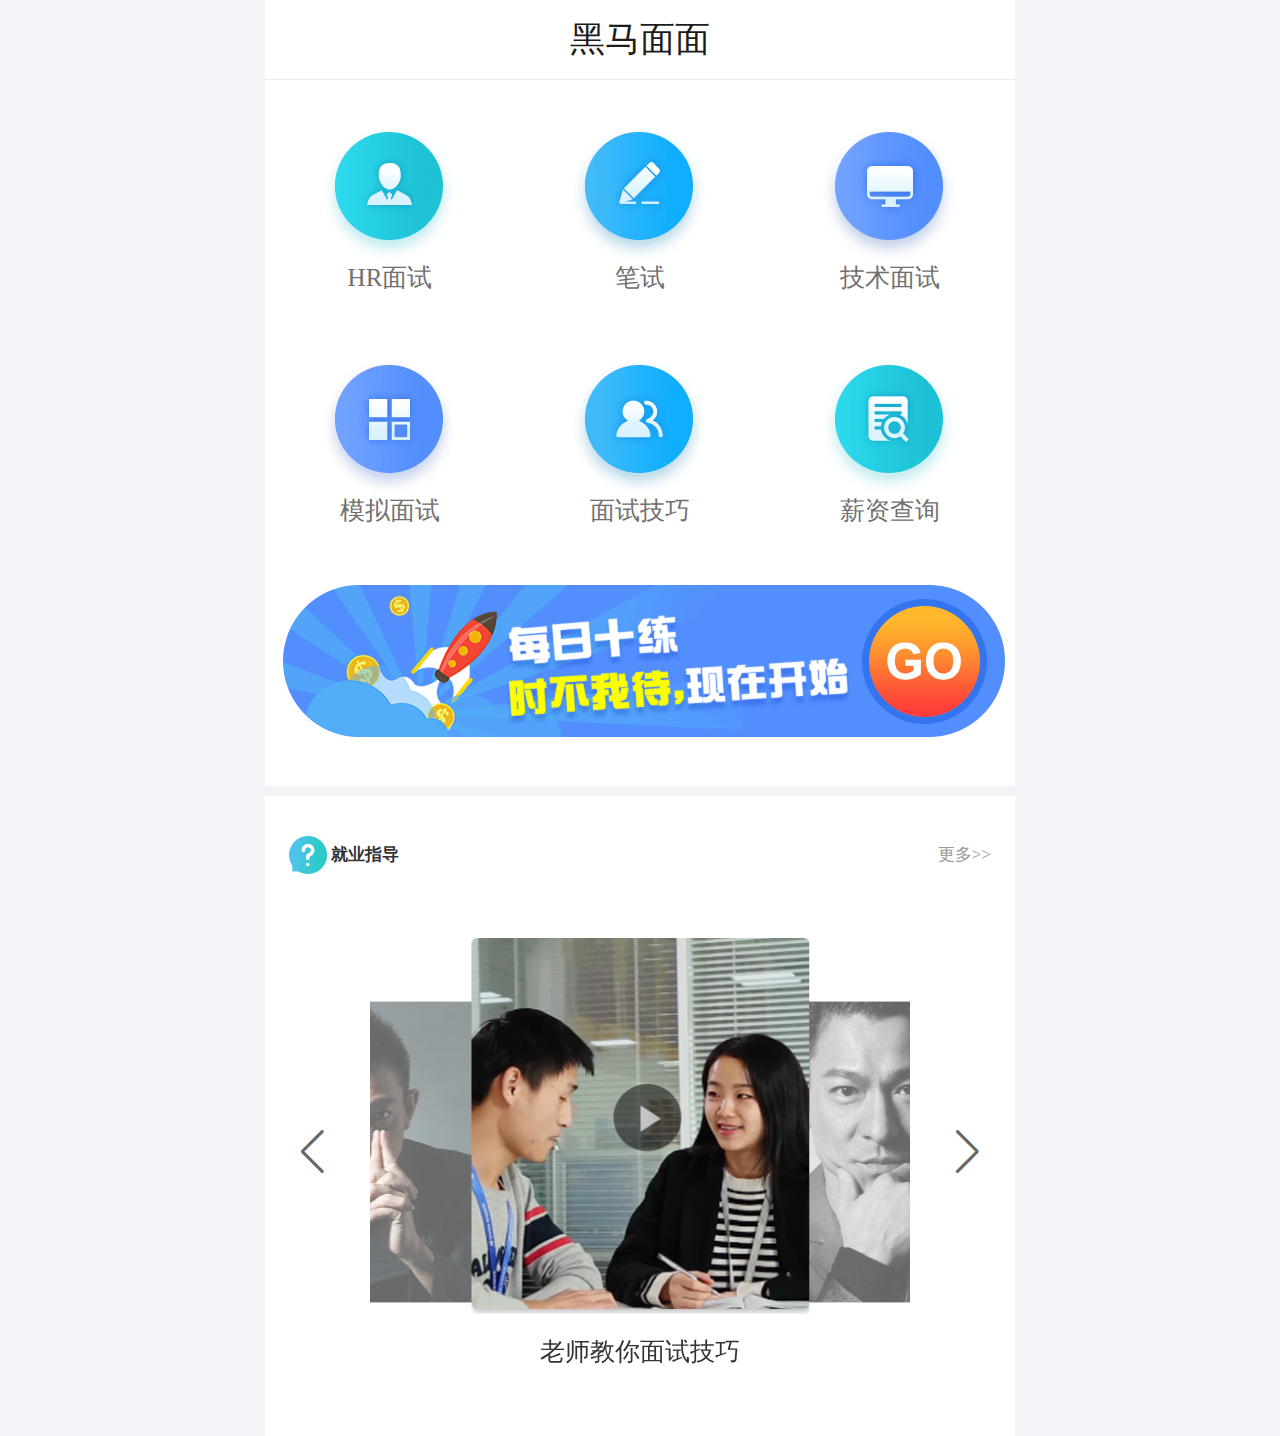
<file: index.html>
<!DOCTYPE html>
<html lang="en">

<head>
    <meta charset="UTF-8">
    <link rel="stylesheet" href="./css/normalize.css">
    <link rel="stylesheet" href="./css/index.css">
    <!-- 引入swiper -->
    <link rel="stylesheet" href="/css/swiper.min.css">
    <meta name="viewport" content="width=device-width, initial-scale=1.0">
    <title>黑马面面</title>
</head>

<body>
    <section class="top">
        <!-- 头部区域开始 -->
        <header class="header">黑马面面</header>
        <!-- 头部区域结束 -->
        <!-- navi区域开始 -->
        <nav class="nav">
            <a href="#" class="item up"><img src="./icons/icon1.png" alt=""><span>HR面试</span></a>
            <a href="#" class="item up"><img src="./icons/icon2.png" alt=""><span>笔试</span></a>
            <a href="#" class="item up"><img src="./icons/icon3.png" alt=""><span>技术面试</span></a>
            <a href="#" class="item "><img src="./icons/icon4.png" alt=""><span>模拟面试</span></a>
            <a href="#" class="item "><img src="./icons/icon5.png" alt=""><span>面试技巧</span></a>
            <a href="#" class="item "><img src="./icons/icon6.png" alt=""><span>薪资查询</span></a>
        </nav>
        <!-- nav区域结束 -->
        <!-- logo图 -->
        <section class="logo"><img src="./images/go.png" alt=""></section>
    </section>
    <!-- 就业指导模块 -->
    <section class="content">
        <!-- 头部 -->
        <div class="con-hd">
            <h4>
                <span class="icon"><img src="/icons/i2.png" alt=""></span>
                就业指导
            </h4>
            <a href="#" class="more">更多>></a>
        </div>
        <!-- 旋转木马轮播图模块 -->
        <div class="muma">
            <!-- Swiper -->
            <div class="swiper-container">
                <div class="swiper-wrapper">
                    <div class="swiper-slide">
                        <a href="#"><img src="/images/pic.png" alt=""></a>
                        <p>老师教你面试技巧</p>
                    </div>
                    <div class="swiper-slide"><a href="#"><img src="/images/ldh.jpg" alt=""></a></div>
                    <div class="swiper-slide"><a href="#"><img src="/images/2.jpg" alt=""></a></div>
                    <div class="swiper-slide"><a href="#"><img src="/images/3.jpg" alt=""></a></div>
                    <div class="swiper-slide"><a href="#"><img src="/images/2.jpg" alt=""></a></div>
                    <div class="swiper-slide"><a href="#"><img src="/images/3.jpg" alt=""></a></div>
                </div>

            </div>
            <!-- Add Arrows -->
            <div class="swiper-button-next"></div>
            <div class="swiper-button-prev"></div>
        </div>
        </div>
    </section>

    <script src="./js/flexible.js"></script>
    <!-- 引入swiper  JS插件 -->
    <script src="/js/swiper.min.js"></script>
    <!-- Initialize Swiper -->
    <script>
        //沙箱函数   （自运行函数）
        (function () {
            var swiper = new Swiper('.swiper-container', {
                //能够显示的slider个数  
                slidesPerView: 2,
                //每个之间的距离
                spaceBetween: 30,
                //最大的在中间
                centeredSlides: true,
                loop: true,
                //添加左右箭头
                navigation: {
                    nextEl: '.swiper-button-next',
                    prevEl: '.swiper-button-prev',
                },
            });
        })();
    </script>
</body>

</html>
</file>
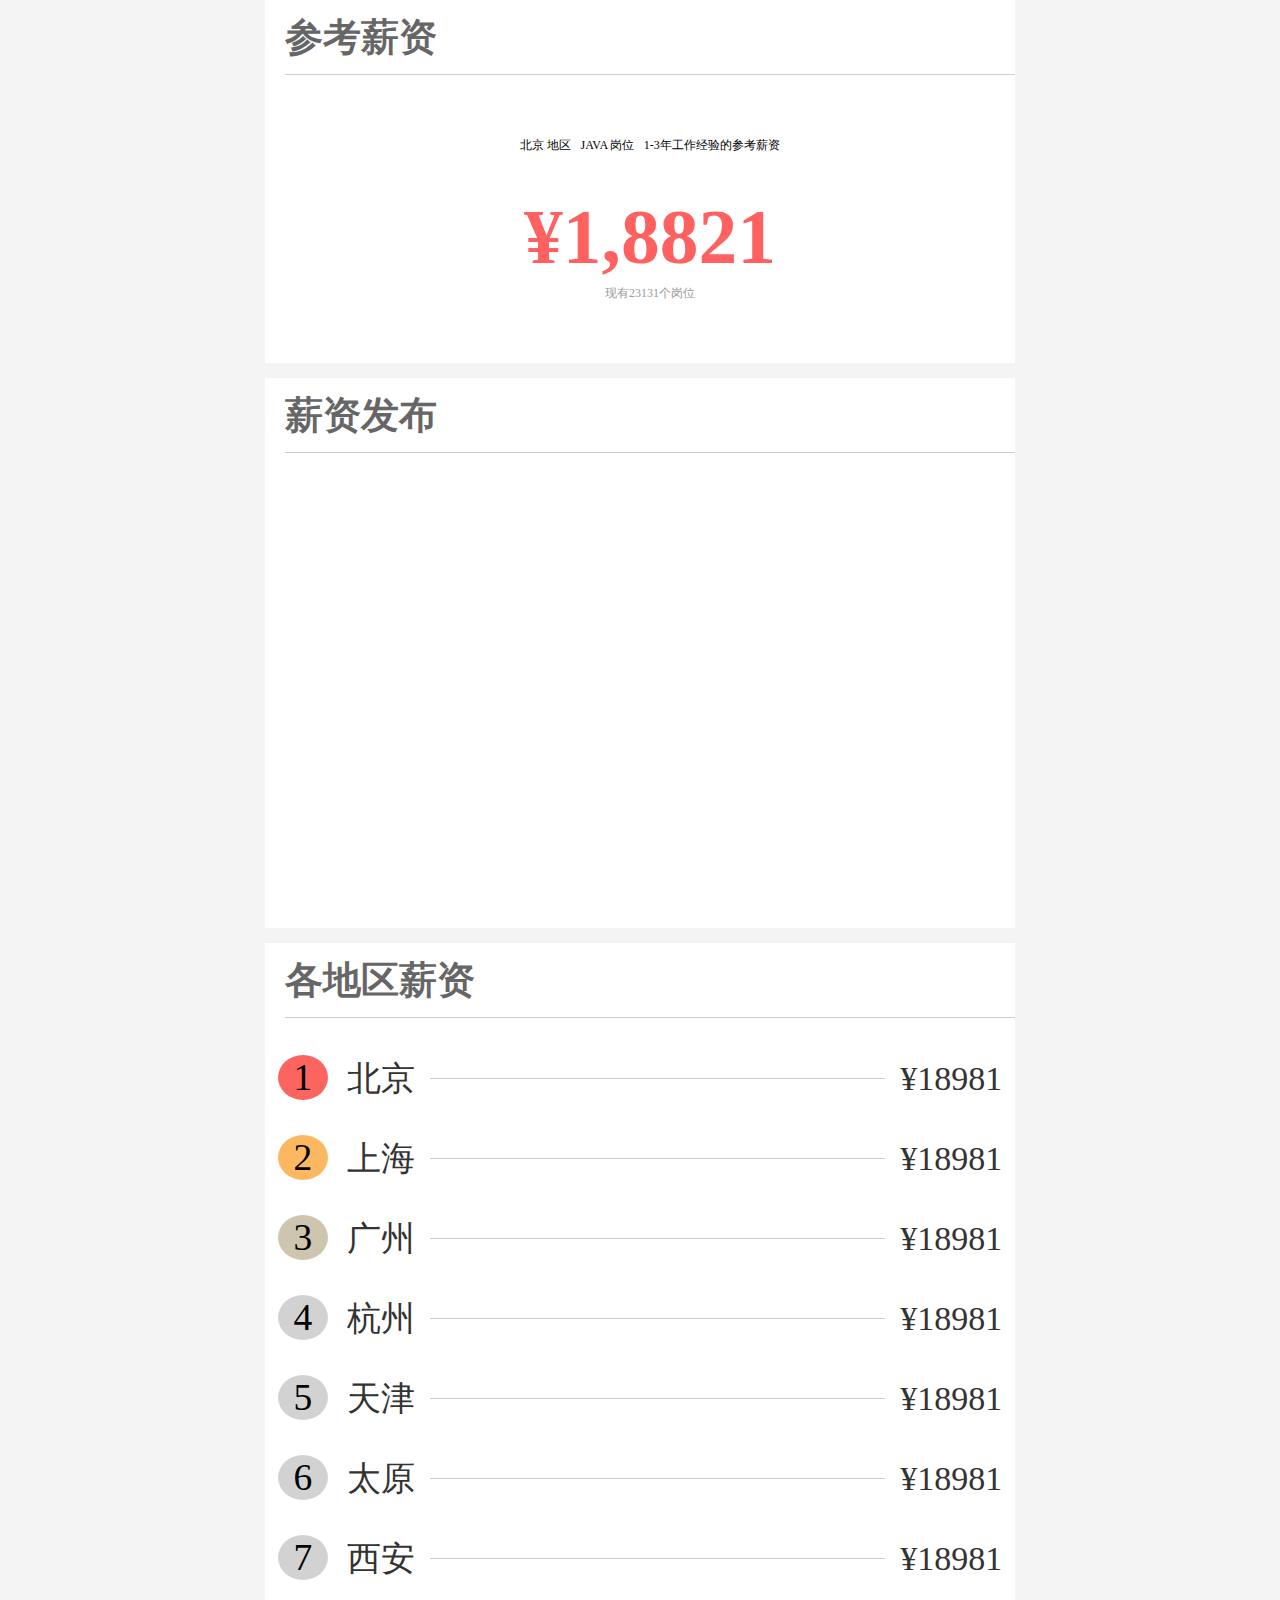
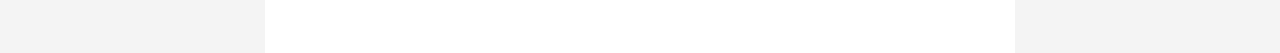
<file: checkout.html>
<!DOCTYPE html>
<html lang="en">

<head>
    <meta charset="UTF-8">
    <meta name="viewport" content="width=device-width, initial-scale=1.0">
    <link rel="stylesheet" href="./css/normalize.css">
    <link rel="stylesheet" href="./css/checkout.css">
    <title>薪资查询</title>
</head>

<body>
    <!-- 头部模块开始 -->
    <section class="example">
        <span class="header">参考薪资</span>
        <div class="salary-content">
            <div class="words"><span>北京 地区</span> <span>JAVA 岗位</span> <span>1-3年工作经验的参考薪资</span></div>
            <p class="price">¥1,8821</p>
            <p class="nowjobs">现有23131个岗位</p>

        </div>
    </section>
    <!-- 头部模块结束 -->

    <!-- 中间模块开始 -->

    <section class="middle">
        <span class="header">薪资发布</span>
        <div class="box">
            <div class="main"></div>
            <div class="right"></div>
        </div>
    </section>
    <!-- 中间模块结束 -->
    <section class="dibu">
        <span class="header">各地区薪资</span>
        <div class="list">
            <ul>
                <li><span class="num first">1</span> <span class="location">北京</span><span class="line"></span><span
                        class="jiage">¥18981</span></li>
                <li><span class="num second">2</span> <span class="location">上海</span><span class="line"></span><span
                        class="jiage">¥18981</span></li>
                <li><span class="num third">3</span> <span class="location">广州</span><span class="line"></span><span
                        class="jiage">¥18981</span></li>
                <li><span class="num">4</span> <span class="location">杭州</span><span class="line"></span><span
                        class="jiage">¥18981</span></li>
                <li><span class="num">5</span> <span class="location">天津</span><span class="line"></span><span
                        class="jiage">¥18981</span></li>
                <li><span class="num">6</span> <span class="location">太原</span><span class="line"></span><span
                        class="jiage">¥18981</span></li>
                <li><span class="num">7</span> <span class="location">西安</span><span class="line"></span><span
                        class="jiage">¥18981</span></li>

            </ul>
        </div>
    </section>















</body>

</html>
</file>
<file: css/index.css>
body {
  min-width: 320px;
  max-width: 750px;
  margin: 0 auto;
  height: 1200px;
  background-color: #f2f4f7;
}
@media screen and (min-width: 750px) {
  html {
    font-size: 37.5px !important;
  }
}
.top {
  background-color: #fff;
  padding-bottom: 0.146667rem;
}
.header {
  height: 2.133333rem;
  width: 100%;
  border-bottom: 1px solid #EAEAEA;
  text-align: center;
  line-height: 2.133333rem;
  color: #1c1c1c;
  font-size: 0.933333rem;
}
.nav {
  display: flex;
  flex-wrap: wrap;
  padding-top: 1.2rem;
}
.nav .item {
  display: flex;
  width: 33.33%;
  text-decoration: none;
  flex-direction: column;
  align-items: center;
}
.nav .item img {
  width: 3.706667rem;
  height: 3.706667rem;
}
.nav .item span {
  font-size: 0.666667rem;
  color: #707070;
}
.up {
  margin-bottom: 1.733333rem;
}
.logo {
  margin-top: 1.6rem;
  margin-right: 0.266667rem;
  margin-left: 0.48rem;
  margin-bottom: 1.146667rem;
}
.content {
  padding: 1.066667rem 0.64rem;
  background-color: #fff;
  margin-top: 0.266667rem;
}
.content .con-hd {
  display: flex;
  justify-content: space-between;
  height: 1.013333rem;
  line-height: 1.013333rem;
  font-size: 0.453333rem;
  margin-bottom: 0.906667rem;
}
.content .con-hd h4 {
  color: #333333;
  margin: 0;
}
.content .con-hd h4 .icon {
  display: inline-block;
  width: 1.013333rem;
  height: 1.013333rem;
  vertical-align: top;
}
.content .con-hd a {
  text-decoration: none;
  color: #999999;
}
.muma {
  position: relative;
  height: 13.013333rem;
  width: 100%;
}
.muma .swiper-container {
  width: 14.4rem;
  height: 100%;
}
.muma .swiper-slide {
  text-align: center;
  font-size: 18px;
  background: #fff;
  /* Center slide text vertically */
  display: -webkit-box;
  display: -ms-flexbox;
  display: -webkit-flex;
  display: flex;
  flex-direction: column;
  -webkit-box-pack: center;
  -ms-flex-pack: center;
  -webkit-justify-content: center;
  justify-content: center;
  -webkit-box-align: center;
  -ms-flex-align: center;
  -webkit-align-items: center;
  align-items: center;
  transition: 300ms;
  transform: scale(0.8);
  opacity: 0.6;
}
.muma .swiper-slide a {
  display: block;
  width: 9.013333rem;
  height: 10.026667rem;
}
.muma .swiper-slide a img {
  width: 100%;
  height: 100%;
}
.muma .swiper-slide p {
  width: 9.013333rem;
  margin-top: 0.64rem;
  font-size: 0.666667rem;
  color: #333333;
}
.muma .swiper-slide-active,
.muma .swiper-slide-duplicate-active {
  transform: scale(1);
  z-index: 999;
  opacity: 1;
}
.swiper-button-next,
.swiper-button-prev {
  color: #666 !important;
  outline: none;
}
</file>
<file: css/checkout.css>
body {
  min-width: 320px;
  max-width: 750px;
  margin: 0 auto;
  height: 1200px;
  background-color: #f4f4f4;
}
@media screen and (min-width: 750px) {
  html {
    font-size: 37.5px !important;
  }
}
.example {
  height: 9.666667rem;
  background-color: #ffffff;
  margin-bottom: 0.4rem;
}
.header {
  display: block;
  margin-left: 0.533333rem;
  height: 2rem;
  color: #666666;
  border-bottom: 1px solid #cccccc;
  line-height: 2rem;
  font-weight: 700;
  background-color: #ffffff;
}
.salary-content {
  display: flex;
  margin-left: 0.533333rem;
  height: 7.466667rem;
  flex-direction: column;
  text-align: center;
  background-color: #ffffff;
}
.salary-content .words {
  margin-top: 1.066667rem;
}
.salary-content .words span {
  font-size: 0.32rem;
}
.salary-content .price {
  margin-top: 0.933333rem;
  font-size: 2.066667rem;
  font-weight: 700;
  color: #ff6161;
}
.salary-content .nowjobs {
  margin-top: 0.133333rem;
  font-size: 0.32rem;
  color: #999999;
}
.middle {
  height: 550px;
  background-color: #ffffff;
  margin-top: 0.4rem;
  margin-bottom: 0.4rem;
}
.middle .box {
  width: 20rem;
  height: 12.666667rem;
}
.middle .box .main {
  width: 10rem;
  height: 12.666667rem;
}
.dibu {
  height: 18.933333rem;
  background-color: #ffffff;
}
.list li {
  height: 1.2rem;
  text-align: center;
  margin-bottom: 0.933333rem;
}
.list .line {
  display: inline-block;
  width: 12.133333rem;
  height: 0.32rem;
  border-top: 1px solid #cccccc;
}
.list .location {
  font-size: 0.906667rem;
  color: #333333;
  margin-right: 0.4rem;
}
.list .num {
  display: inline-block;
  border-radius: 50%;
  height: 1.2rem;
  line-height: 1.2rem;
  width: 1.333333rem;
  margin-right: 0.266667rem;
  background-color: #d2d2d2;
}
.list .first {
  background-color: #fc6460;
}
.list .second {
  background-color: #fcb860;
}
.list .third {
  background-color: #cdc5ae;
}
.list .jiage {
  font-size: 0.906667rem;
  color: #333333;
  margin-left: 0.4rem;
}
</file>
